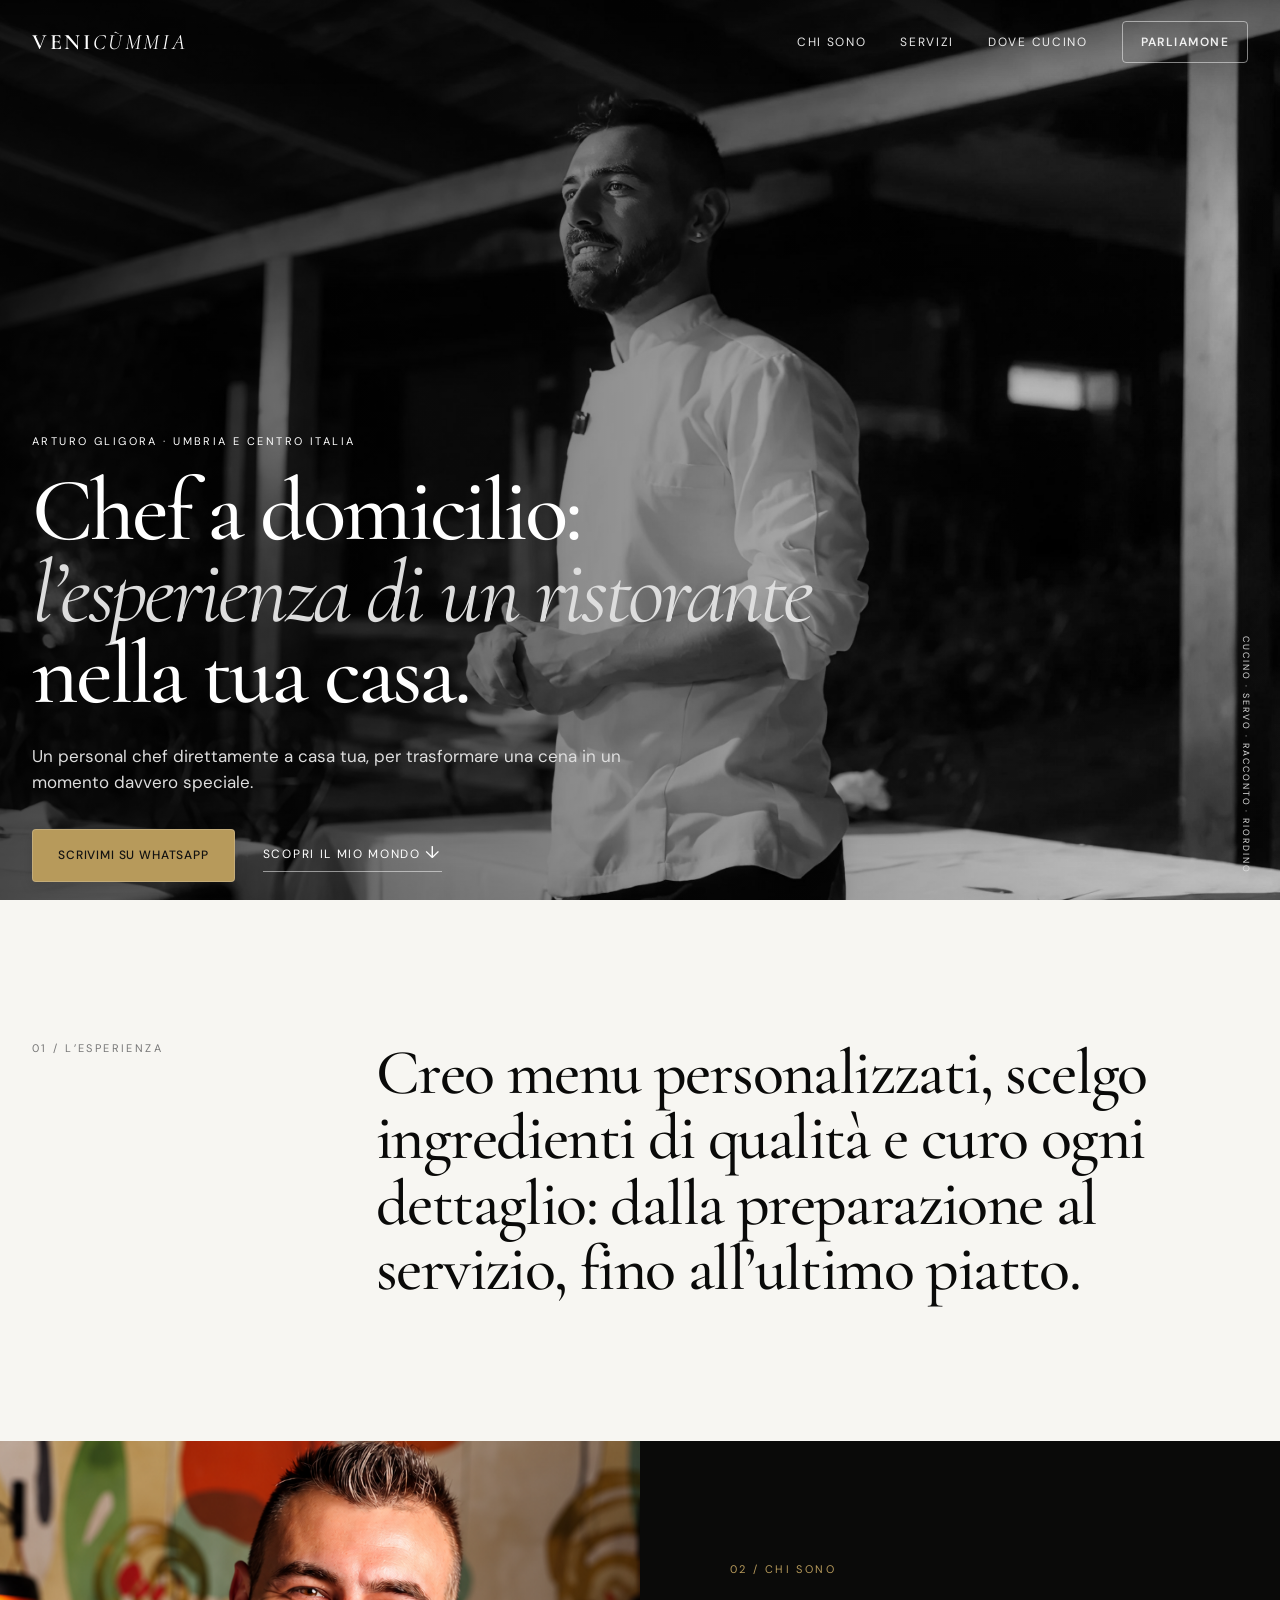
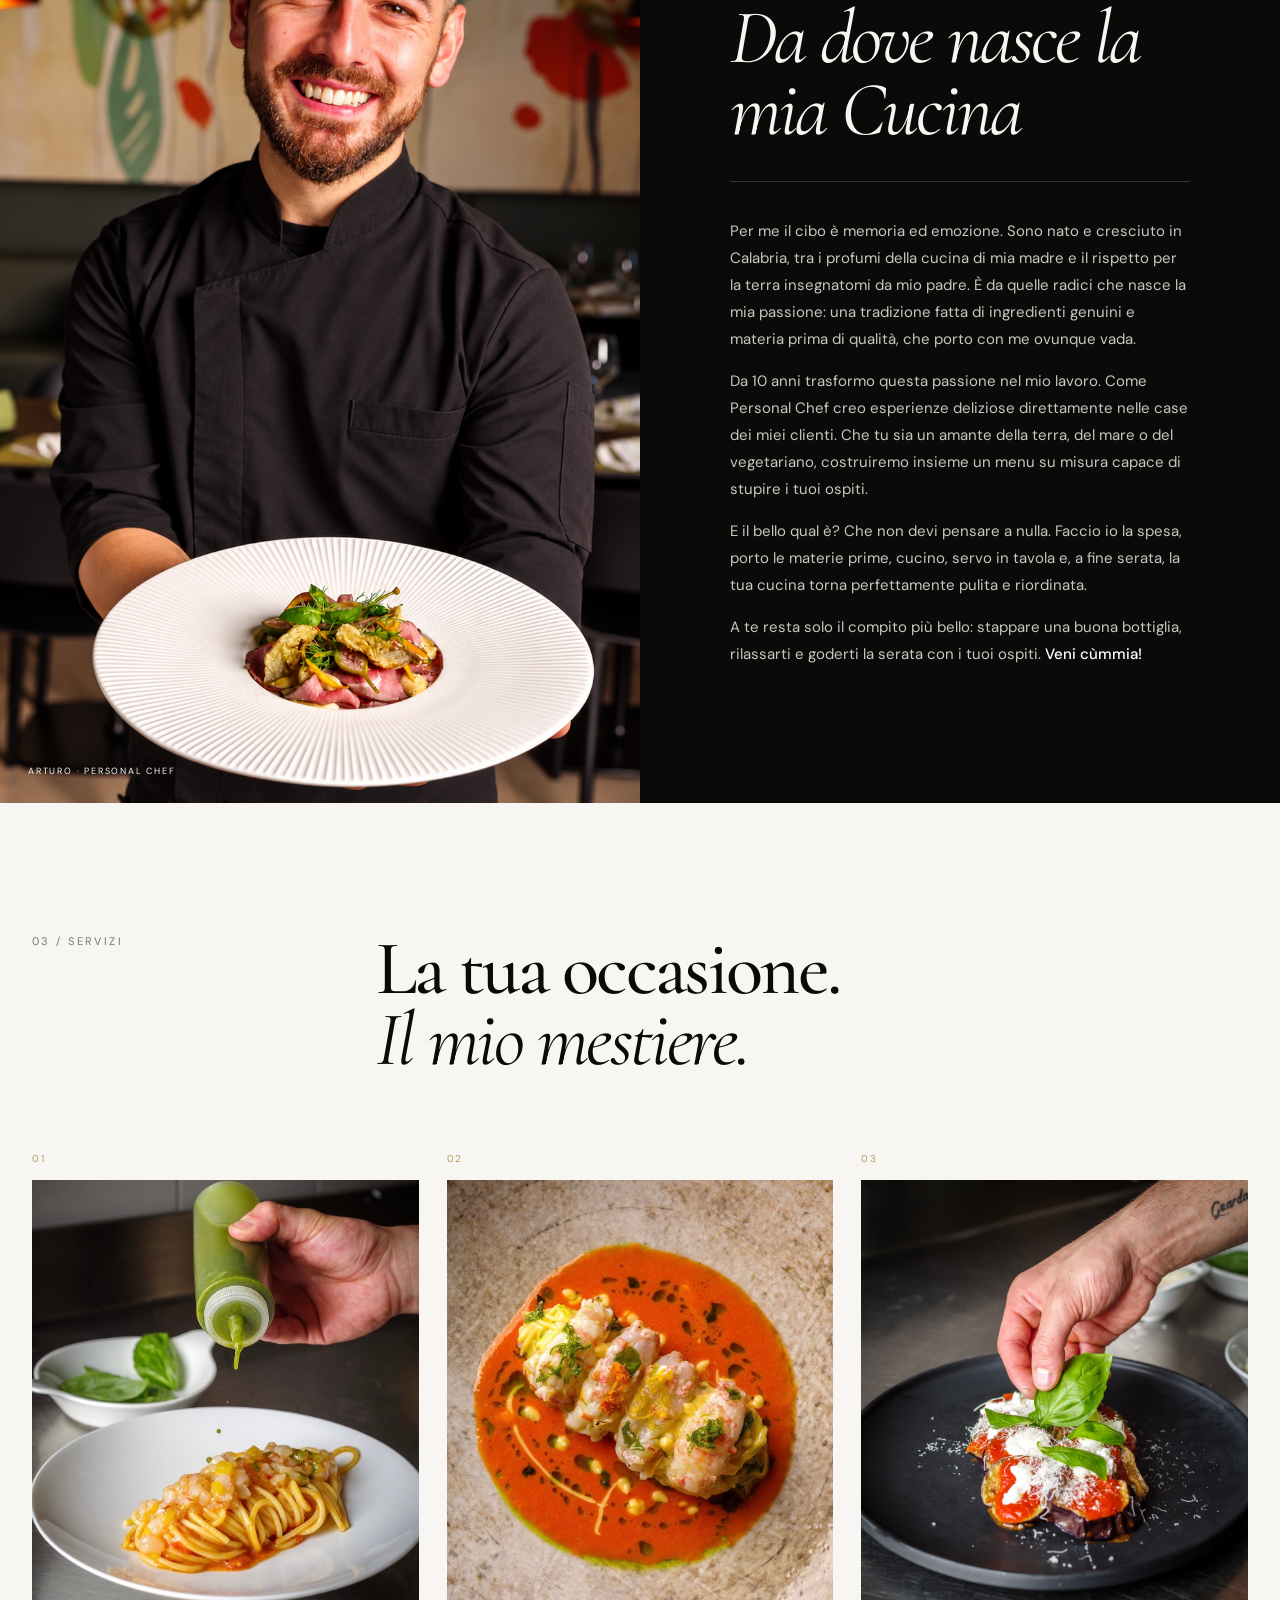
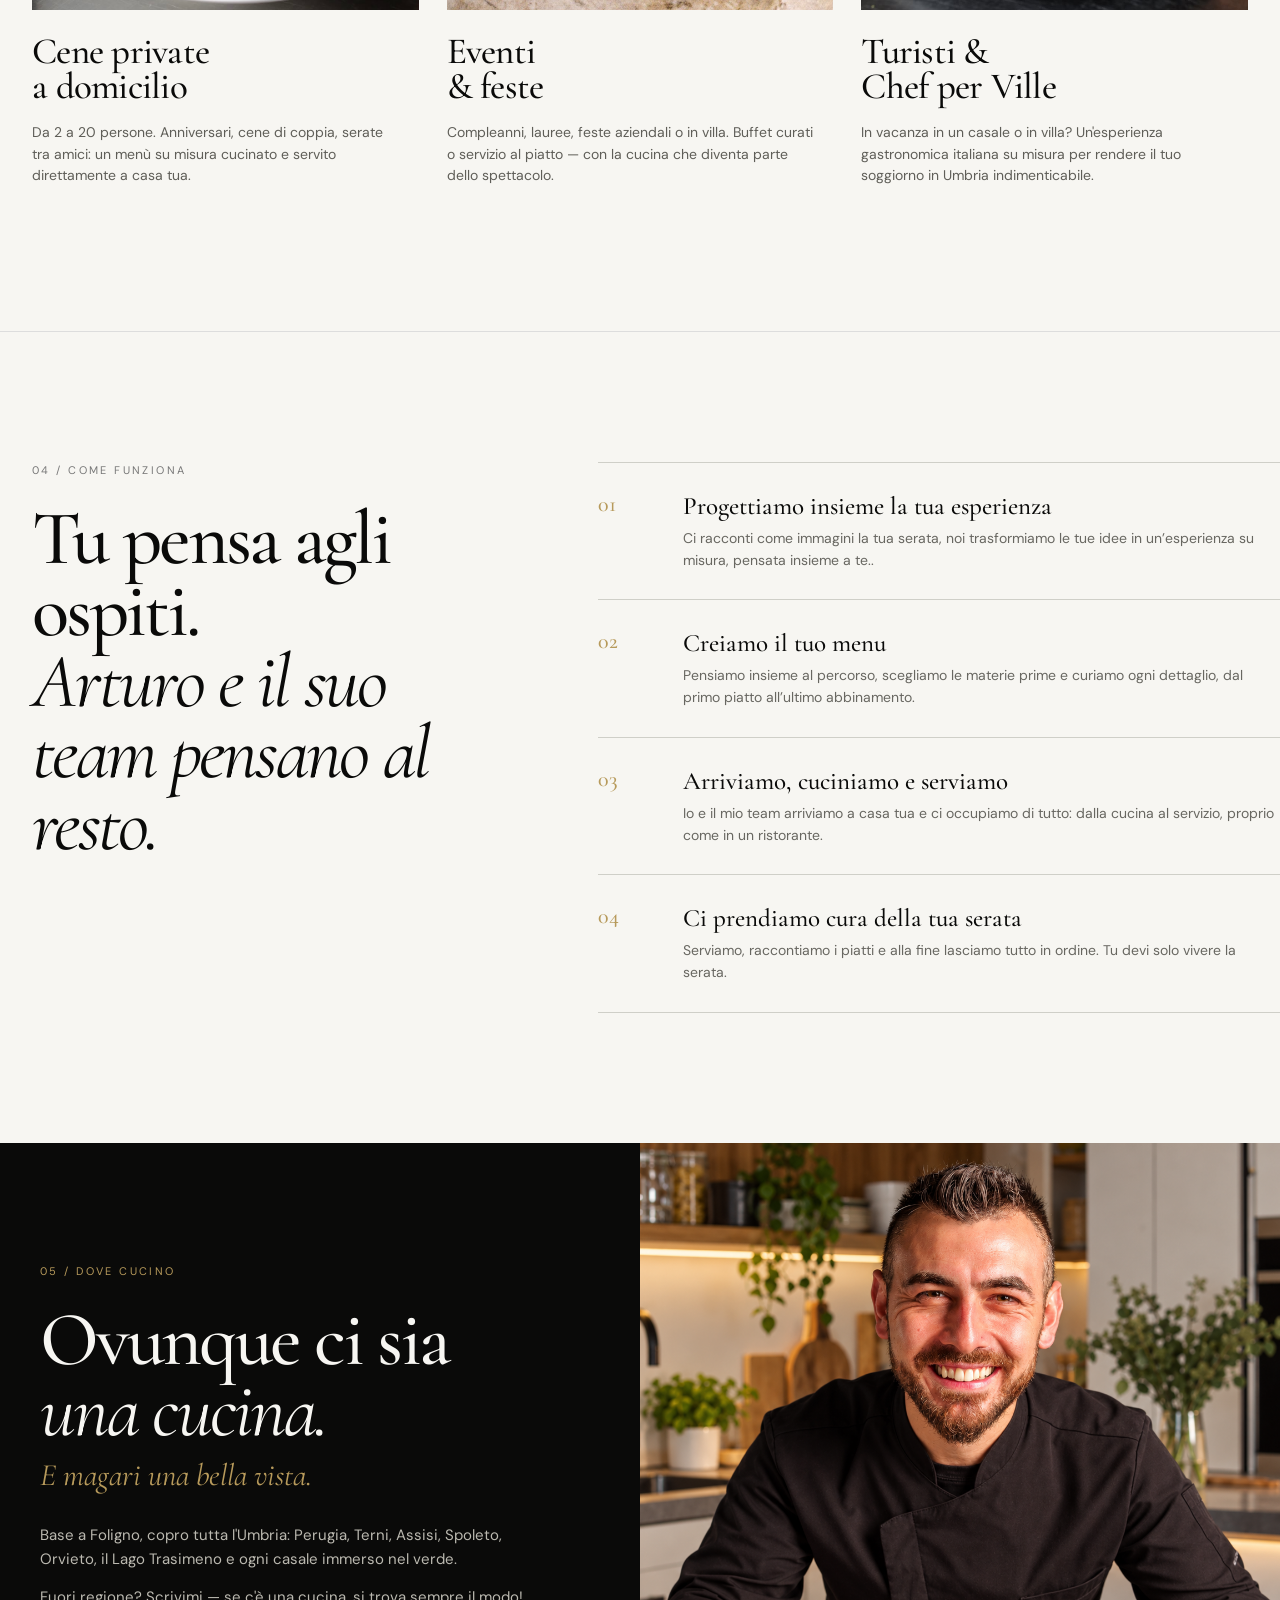
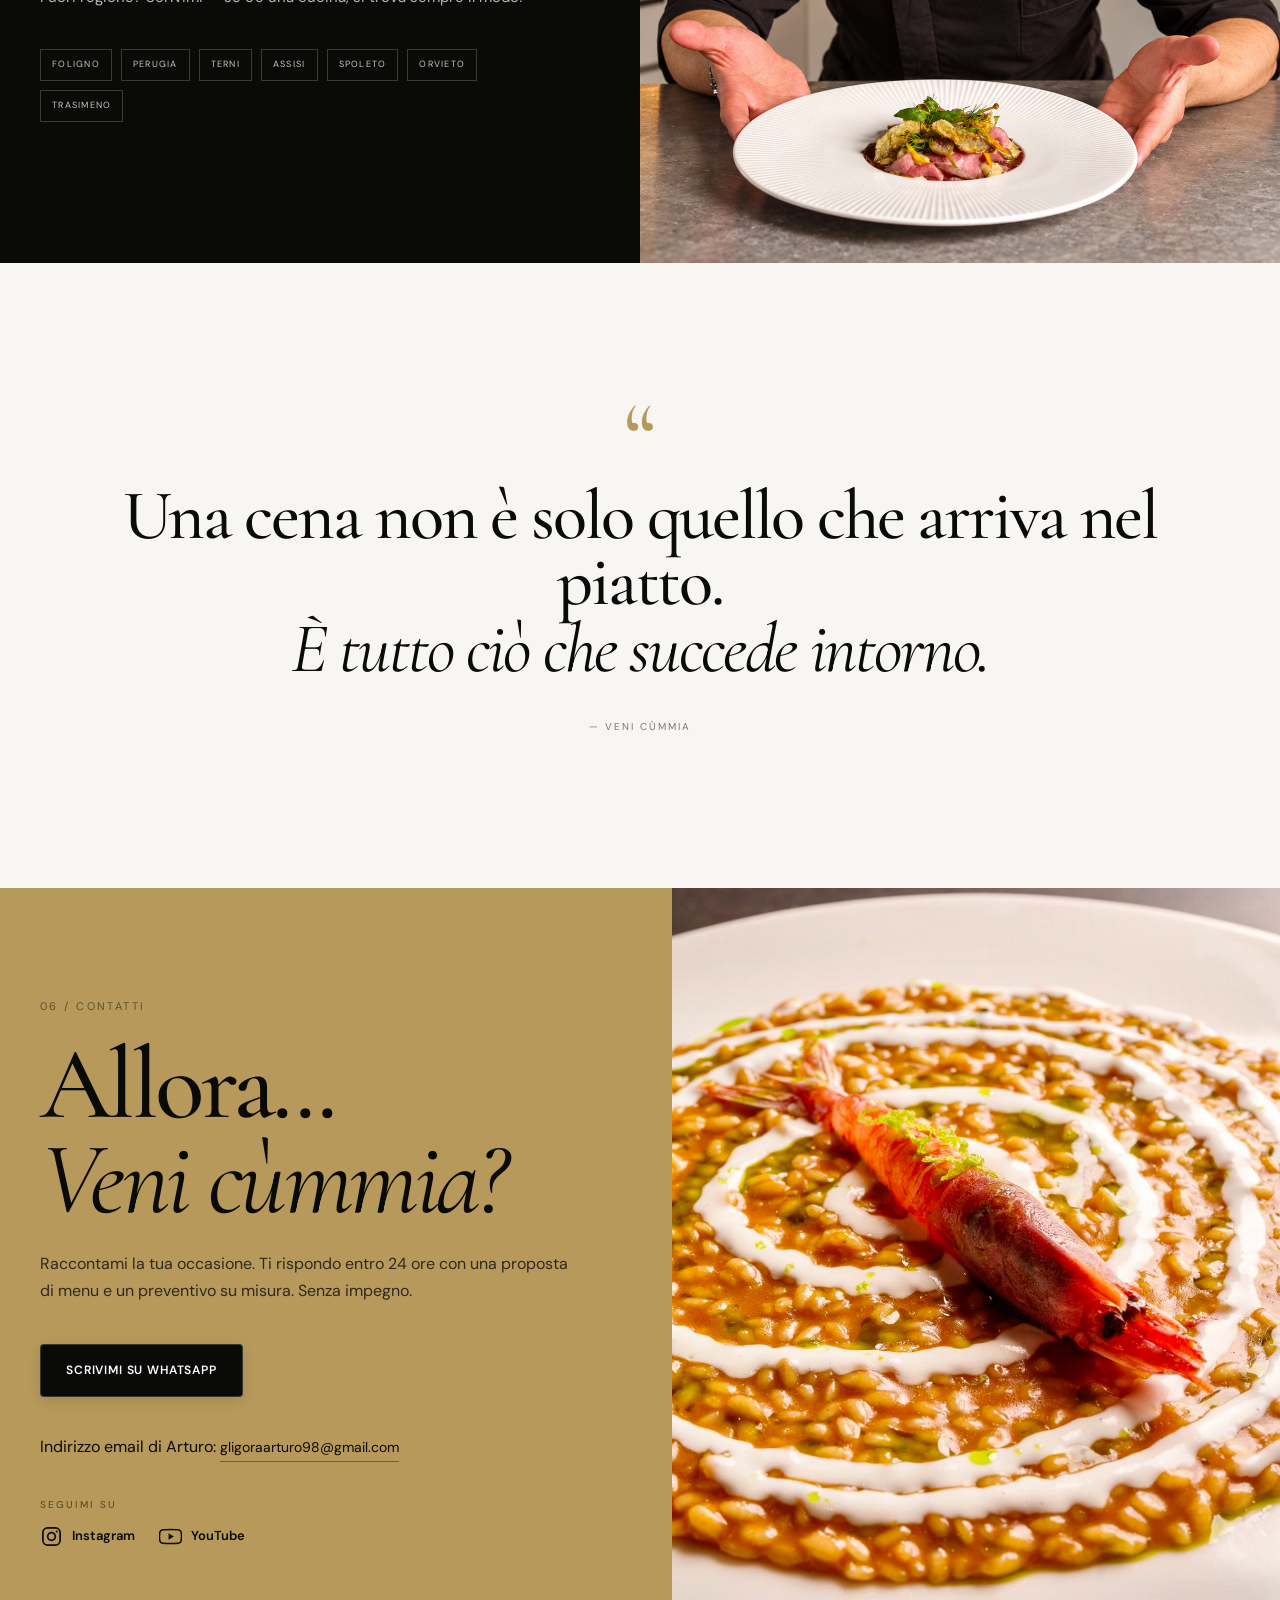
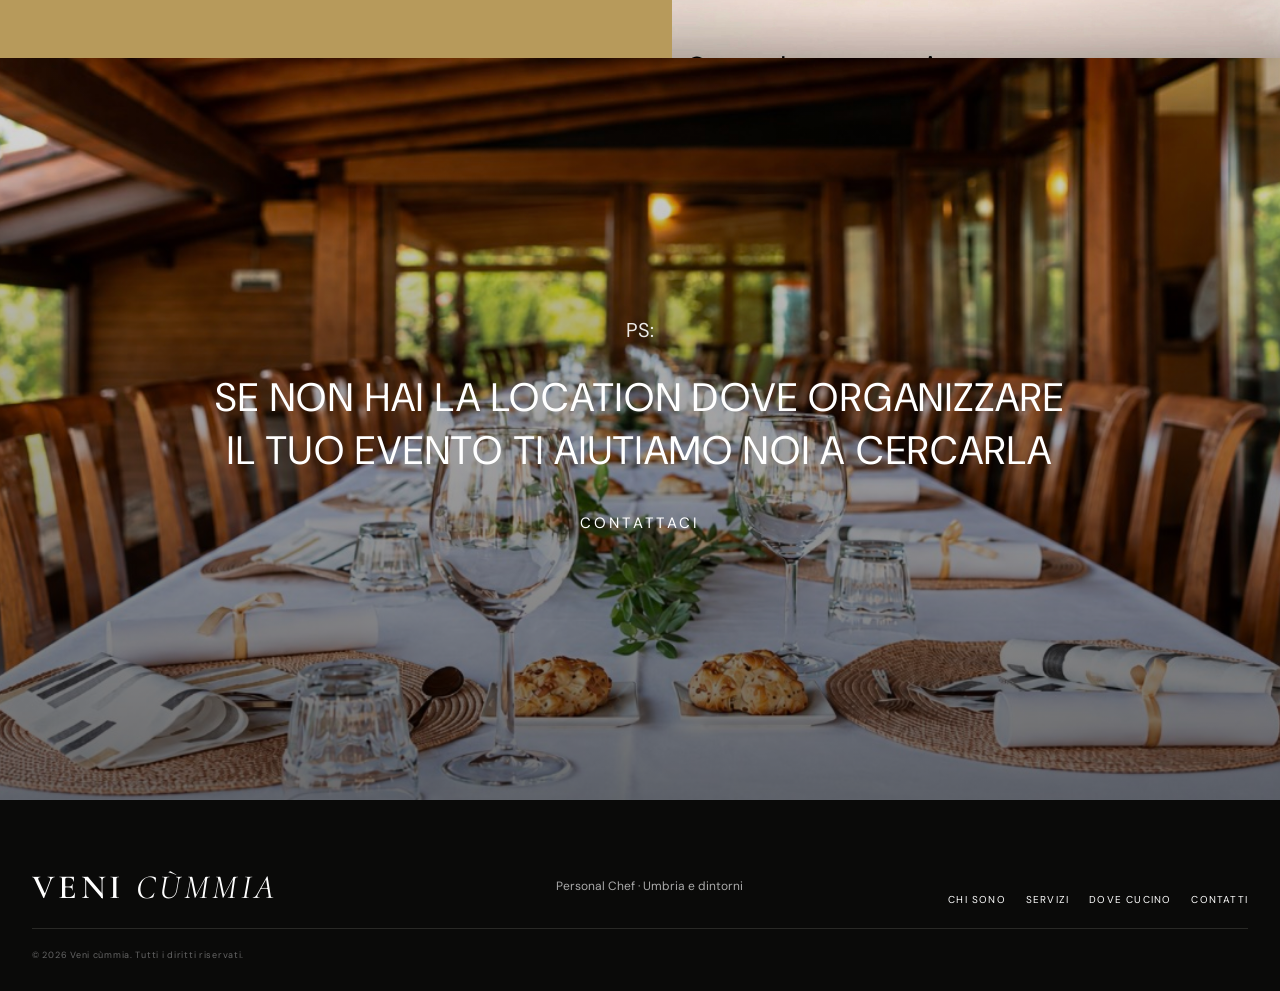
<file: foto2BN/index.html>
<!doctype html>
<html lang="it">
<head>
  <meta charset="utf-8">
  <meta name="viewport" content="width=device-width, initial-scale=1">
  <meta name="description" content="Veni cùmmia — Personal Chef a domicilio in Umbria. Menu su misura, ingredienti di qualità e servizio completo direttamente a casa tua.">
  <title>Veni cùmmia — Personal Chef in Umbria</title>
  <link rel="preconnect" href="https://fonts.googleapis.com">
  <link rel="preconnect" href="https://fonts.gstatic.com" crossorigin>
  <link href="https://fonts.googleapis.com/css2?family=Cormorant+Garamond:wght@400;500;600;700&family=DM+Sans:wght@400;500;600&display=swap" rel="stylesheet">
  <link rel="stylesheet" href="styles.css">
</head>
<body>
  <header class="site-header">
    <a class="brand" href="#top" aria-label="Veni cùmmia home">
      <span>VENI</span><em>CÙMMIA</em>
    </a>
    <button class="menu-toggle" aria-label="Apri menu" aria-expanded="false">
      <span></span><span></span>
    </button>
    <nav class="nav" aria-label="Navigazione principale">
      <a href="#chi-sono">Chi sono</a>
      <a href="#servizi">Servizi</a>
      <a href="#dove-cucino">Dove cucino</a>
      <a href="#contatti" class="nav-cta">Parliamone</a>
    </nav>
  </header>

  <main id="top">
    <section class="hero">
      <div class="hero-media">
        <img src="img/heroarturo_2.jpg" alt="Chef al lavoro in cucina">
      </div>
      <div class="hero-overlay"></div>
      <div class="hero-content">
        <p class="eyebrow">ARTURO GLIGORA · UMBRIA E CENTRO ITALIA</p>
        <h1>Chef a domicilio:<br><i>l’esperienza di un ristorante</i><br>nella tua casa.</h1>
        <p class="hero-lead">Un personal chef direttamente a casa tua, per trasformare una cena in un momento davvero speciale.</p>
        <div class="hero-actions">
          <a class="button button-gold" href="https://wa.me/393408668628?text=Ciao%20Arturo%2C%20vorrei%20parlarti%20di%20una%20cena%20a%20domicilio." target="_blank" rel="noopener">Scrivimi su WhatsApp</a>
          <a class="text-link" href="#chi-sono">Scopri il mio mondo <span>↓</span></a>
        </div>
      </div>
      <div class="hero-note">CUCINO · SERVO · RACCONTO · RIORDINO</div>
    </section>

    <section class="intro">
      <div class="section-label">01 / L’ESPERIENZA</div>
      <div class="intro-copy">
        <p class="display">Creo menu personalizzati, scelgo ingredienti di qualità e curo ogni dettaglio: dalla preparazione al servizio, fino all’ultimo piatto.</p>
      </div>
    </section>

    <section class="about section-dark" id="chi-sono">
      <div class="about-image">
        <img src="img/dacambiare.PNG" alt="Chef Arturo in cucina">
        <span class="image-caption">ARTURO · PERSONAL CHEF</span>
      </div>
      <div class="about-copy">
        <div class="section-label gold">02 / CHI SONO</div>
        <h2><i>Da dove nasce la mia Cucina</i></h2>
        <div class="rule"></div>
        <p>Per me il cibo è memoria ed emozione. Sono nato e cresciuto in Calabria, tra i profumi della cucina di mia madre e il rispetto per la terra insegnatomi da mio padre. È da quelle radici che nasce la mia passione: una tradizione fatta di ingredienti genuini e materia prima di qualità, che porto con me ovunque vada.</p>
        <p>Da 10 anni trasformo questa passione nel mio lavoro. Come Personal Chef creo esperienze deliziose direttamente nelle case dei miei clienti. Che tu sia un amante della terra, del mare o del vegetariano, costruiremo insieme un menu su misura capace di stupire i tuoi ospiti.</p>
        <p>E il bello qual è? Che non devi pensare a nulla. Faccio io la spesa, porto le materie prime, cucino, servo in tavola e, a fine serata, la tua cucina torna perfettamente pulita e riordinata.</p>
        <p>A te resta solo il compito più bello: stappare una buona bottiglia, rilassarti e goderti la serata con i tuoi ospiti. <strong>Veni cùmmia!</strong></p>
      </div>
    </section>

    <section class="services" id="servizi">
      <div class="services-head">
        <div class="section-label">03 / SERVIZI</div>
        <h2>La tua occasione.<br><i>Il mio mestiere.</i></h2>
      </div>
      <div class="service-grid">
        <article class="service-card">
          <span class="service-number">01</span>
          <div class="service-image"><img src="img/spaghetti_gamberi.jpeg" alt="Cena privata a domicilio"></div>
          <h3>Cene private<br>a domicilio</h3>
          <p>Da 2 a 20 persone. Anniversari, cene di coppia, serate tra amici: un menù su misura cucinato e servito direttamente a casa tua.</p>
        </article>
        <article class="service-card">
          <span class="service-number">02</span>
          <div class="service-image"><img src="img/scampi_alla_mediterranea.jpeg" alt="Evento privato"></div>
          <h3>Eventi<br>& feste</h3>
          <p>Compleanni, lauree, feste aziendali o in villa. Buffet curati o servizio al piatto — con la cucina che diventa parte dello spettacolo.</p>
        </article>
        <article class="service-card">
          <span class="service-number">03</span>
          <div class="service-image"><img src="img/melanzane_basilico.jpeg" alt="Chef in villa"></div>
          <h3>Turisti &<br>Chef per Ville</h3>
          <p>In vacanza in un casale o in villa? Un'esperienza gastronomica italiana su misura per rendere il tuo soggiorno in Umbria indimenticabile.</p>
        </article>
      </div>
    </section>

    <section class="process section-light">
      <div class="process-intro">
        <div class="section-label">04 / COME FUNZIONA</div>
        <h2>Tu pensa agli ospiti.<br><i>Arturo e il suo team pensano al resto.</i></h2>
      </div>
      <div class="process-list">
        <div class="process-item"><span>01</span><div><h3>Progettiamo insieme la tua esperienza</h3><p> Ci racconti come immagini la tua serata, noi trasformiamo le tue idee in un’esperienza su misura, pensata insieme a te..</p></div></div>
        <div class="process-item"><span>02</span><div><h3> Creiamo il tuo menu</h3><p> Pensiamo insieme al percorso, scegliamo le materie prime e curiamo ogni dettaglio, dal primo piatto all’ultimo abbinamento.</p></div></div>
        <div class="process-item"><span>03</span><div><h3>Arriviamo, cuciniamo e serviamo</h3><p> Io e il mio team arriviamo a casa tua e ci occupiamo di tutto: dalla cucina al servizio, proprio come in un ristorante.</p></div></div>
        <div class="process-item"><span>04</span><div><h3>Ci prendiamo cura della tua serata</h3><p> Serviamo, raccontiamo i piatti e alla fine lasciamo tutto in ordine. Tu devi solo vivere la serata.</p></div></div>
      </div>
    </section>

    <section class="location section-dark" id="dove-cucino">
      <div class="location-copy">
        <div class="section-label gold">05 / DOVE CUCINO</div>
        <h2>Ovunque ci sia<br><i>una cucina.</i></h2>
        <p class="location-lead">E magari una bella vista.</p>
        <p>Base a Foligno, copro tutta l'Umbria: Perugia, Terni, Assisi, Spoleto, Orvieto, il Lago Trasimeno e ogni casale immerso nel verde.</p>
        <p>Fuori regione? Scrivimi — se c'è una cucina, si trova sempre il modo!</p>
        <div class="locations">
          <span>FOLIGNO</span><span>PERUGIA</span><span>TERNI</span><span>ASSISI</span><span>SPOLETO</span><span>ORVIETO</span><span>TRASIMENO</span>
        </div>
      </div>
      <div class="location-image">
        <img src="img/ovunque_cucina.png" alt="Tavola elegante all'aperto">
      </div>
    </section>

    <section class="manifesto">
      <div class="manifesto-mark">“</div>
      <p>Una cena non è solo quello che arriva nel piatto.<br><i>È tutto ciò che succede intorno.</i></p>
      <span>— VENI CÙMMIA</span>
    </section>

    <section class="contact" id="contatti">
      <div class="contact-inner">
        <div class="section-label">06 / CONTATTI</div>
        <h2>Allora...<br><i>Veni cùmmia?</i></h2>
        <p>Raccontami la tua occasione. Ti rispondo entro 24 ore con una proposta di menu e un preventivo su misura. Senza impegno.</p>
        <div class="contact-actions">
          <a class="button button-black" href="https://wa.me/?text=Ciao%20Arturo%2C%20vorrei%20parlarti%20di%20una%20cena%20a%20domicilio." target="_blank" rel="noopener">Scrivimi su WhatsApp</a>
          <p>Indirizzo email di Arturo: <a class="mail-link" href="mailto:gligoraarturo98@gmail.com">gligoraarturo98@gmail.com</a></p>
		  
			

					
		<div class="contact-socials">
		  <span class="socials-label">SEGUIMI SU</span>

		  <div class="socials-links">
			<a href="https://www.instagram.com/artur.ochef/"
			   target="_blank"
			   rel="noopener noreferrer"
			   aria-label="Seguimi su Instagram">
			  <svg viewBox="0 0 24 24" aria-hidden="true">
				<rect x="3" y="3" width="18" height="18" rx="5"
					  fill="none" stroke="currentColor" stroke-width="1.8"/>
				<circle cx="12" cy="12" r="4"
						fill="none" stroke="currentColor" stroke-width="1.8"/>
				<circle cx="17.5" cy="6.8" r="1.1" fill="currentColor"/>
			  </svg>
			  <span>Instagram</span>
			</a>

			<a href="https://www.youtube.com/@ChefArtu/shorts"
			   target="_blank"
			   rel="noopener noreferrer"
			   aria-label="Seguimi su YouTube">
			  <svg viewBox="0 0 24 24" aria-hidden="true">
				<path d="M23 7.2a3 3 0 0 0-2.1-2.1C19 4.6 12 4.6 12 4.6s-7 0-8.9.5A3 3 0 0 0 1 7.2 31 31 0 0 0 .5 12a31 31 0 0 0 .5 4.8 3 3 0 0 0 2.1 2.1c1.9.5 8.9.5 8.9.5s7 0 8.9-.5a3 3 0 0 0 2.1-2.1A31 31 0 0 0 23.5 12a31 31 0 0 0-.5-4.8Z"
					  fill="none" stroke="currentColor" stroke-width="1.6"/>
				<path d="m10 8.5 5.5 3.5-5.5 3.5Z" fill="currentColor"/>
			  </svg>
			  <span>YouTube</span>
			</a>
		  </div>
		</div>



		  
		  
        </div>
      </div>
      <div class="contact-image">
        <img src="img/gambero_rosso.jpeg" alt="Piatto gourmet">
      </div>
    </section>
	
	
<!-- MANIFESTO + FOTO FINALE -->
<section class="manifesto-final" aria-label="Veni cùmmia">

  <div class="manifesto-final__image" aria-hidden="true"></div>

  <div class="manifesto-final__content">
    <span class="manifesto-final__quote" aria-hidden="true">PS:</span>

    <p class="manifesto-final__text">
      SE NON HAI LA LOCATION DOVE ORGANIZZARE IL TUO
      EVENTO TI AIUTIAMO NOI A CERCARLA
    </p>

    <span class="manifesto-final__brand"><a href="#contatti" >CONTATTACI</a></span>
  </div>

</section>

	
	
  </main>

  <footer class="footer">
    <div class="footer-brand">VENI <i>CÙMMIA</i></div>
    <p>Personal Chef · Umbria e dintorni</p>
    <div class="footer-links">
      <a href="#chi-sono">Chi sono</a><a href="#servizi">Servizi</a><a href="#dove-cucino">Dove cucino</a><a href="#contatti">Contatti</a>
    </div>
    <small>© <span id="year"></span> Veni cùmmia. Tutti i diritti riservati.</small>
  </footer>

  <script src="script.js"></script>
</body>
</html>
</file>
<file: foto2BN/styles.css>
:root {
  --black: #0a0a09;
  --white: #f7f6f2;
  --gold: #b79a5b;
  --muted: #a6a49d;
  --serif: "Cormorant Garamond", Georgia, serif;
  --sans: "DM Sans", Arial, sans-serif;
  --container: min(1240px, calc(100% - 64px));
}

* {
  box-sizing: border-box
}

html {
  scroll-behavior: smooth
}

body {
  margin: 0;
  background: var(--white);
  color: var(--black);
  font-family: var(--sans);
  font-weight: 400;
  line-height: 1.55
}

a {
  color: inherit;
  text-decoration: none
}

img {
  display: block;
  width: 100%;
  height: 100%;
  object-fit: cover
}

button {
  font: inherit
}

.site-header {
  position: fixed;
  z-index: 20;
  top: 0;
  left: 0;
  right: 0;
  height: 84px;
  display: flex;
  align-items: center;
  justify-content: space-between;
  padding: 0 32px;
  color: #fff;
  mix-blend-mode: normal;
  background: linear-gradient(to bottom, rgba(0, 0, 0, .35), transparent);
  transition: .3s
}

.site-header.scrolled {
  background: rgba(10, 10, 9, .95);
  backdrop-filter: blur(12px)
}

.brand {
  font: 600 22px/1 var(--serif);
  letter-spacing: .12em
}

.brand em {
  font-style: italic;
  font-weight: 400
}

.nav {
  display: flex;
  gap: 34px;
  align-items: center;
  font-size: 12px;
  letter-spacing: .14em;
  text-transform: uppercase
}

.nav a {
  opacity: .9
}

.nav a:hover {
  color: var(--gold)
}
/*
.nav-cta {
  border: 1px solid rgba(255, 255, 255, .5);
  padding: 11px 15px
}*/



.nav-cta {
  display: inline-flex;
  align-items: center;
  justify-content: center;
  border: 1px solid rgba(255, 255, 255, .55);
  border-radius: 4px;
  padding: 11px 18px;
  font-weight: 600;
  letter-spacing: .12em;
  transition:
    background-color .3s ease,
    border-color .3s ease,
    color .3s ease,
    transform .3s ease;
}


.nav a.nav-cta:hover {
  background: var(--black);
  border-color: var(--gold);
  color: var(--gold);
  transform: translateY(-1px);
}


.menu-toggle {
  display: none;
  background: none;
  border: 0;
  color: #fff
}

.hero {
  height: min(900px, 100vh);
  min-height: 680px;
  position: relative;
  background: #111;
  color: #fff;
  overflow: hidden
}

.hero-media {
  position: absolute;
  inset: 0
}

.hero-media img {
  filter: grayscale(100%);
  transform: scale(1.03)
}

.hero-overlay {
  position: absolute;
  inset: 0;
  background: linear-gradient(90deg, rgba(0, 0, 0, .7) 0%, rgba(0, 0, 0, .38) 55%, rgba(0, 0, 0, .1) 100%)
}

.hero-content {
  position: absolute;
  left: max(32px, calc((100% - 1240px)/2));
  bottom: 2%;
  width: min(850px, calc(100% - 64px))
}

.eyebrow,
.section-label {
  font-size: 11px;
  letter-spacing: .22em;
  text-transform: uppercase
}

.hero h1 {
  font: 500 clamp(54px, 7vw, 104px)/.91 var(--serif);
  letter-spacing: -.035em;
  margin: 20px 0 28px
}

.hero h1 i {
  font-weight: 400;
  color: #ddd
}

.hero-lead {
  max-width: 590px;
  font-size: 17px;
  color: #ddd
}

.hero-actions {
  display: flex;
  gap: 28px;
  align-items: center;
  margin-top: 34px
}

.button {
  display: inline-flex;
  align-items: center;
  justify-content: center;
  padding: 15px 22px;
  font-size: 12px;
  letter-spacing: .1em;
  text-transform: uppercase;
  border: 1px solid transparent;
  transition: background-color .25s ease, color .25s ease, transform .25s ease;
}

.button:hover {
  transform: translateY(-2px);
}

.button-gold:hover {
  background: #c5a96b;
  box-shadow: 0 7px 20px rgba(0, 0, 0, 0.18);
  transform: translateY(-2px);
}
/*
.button-black:hover {
  background: #292925;
}*/

.button span,
.text-link span {
  font-size: 17px
}


.button-gold {
  background: var(--gold);
  color: #111;
  border: 1px solid rgba(255, 255, 255, 0.18);
  border-radius: 4px;
  padding: 16px 25px;
  font-weight: 600;
  letter-spacing: .07em;
  box-shadow: 0 4px 14px rgba(0, 0, 0, 0.12);
  transition:
    background-color .3s ease,
    box-shadow .3s ease,
    transform .3s ease;
}

.button-gold:hover {
  background: #c5a96b;
  box-shadow: 0 7px 20px rgba(0, 0, 0, 0.18);
  transform: translateY(-2px);
}


.hero .button-gold {
  font-weight: 500;
  letter-spacing: .07em;
}

.text-link {
  font-size: 12px;
  text-transform: uppercase;
  letter-spacing: .14em;
  border-bottom: 1px solid rgba(255, 255, 255, .5);
  padding-bottom: 6px
}

.hero-note {
  position: absolute;
  right: 28px;
  bottom: 26px;
  writing-mode: vertical-rl;
  font-size: 9px;
  letter-spacing: .22em;
  color: #ddd
}

.intro {
  display: grid;
  grid-template-columns: 25% 1fr;
  gap: 40px;
  padding: 140px max(32px, calc((100% - 1240px)/2));
  background: var(--white)
}

.display {
  font: 500 clamp(38px, 5vw, 72px)/1.02 var(--serif);
  letter-spacing: -.025em;
  max-width: 930px;
  margin: 0
}

.section-label {
  color: #777
}

.section-dark {
  background: var(--black);
  color: var(--white)
}

.about {
  display: grid;
  grid-template-columns: 1fr 1fr;
  min-height: 850px
}

.about-image {
  position: relative;
  min-height: 650px
}
/*
.about-image img {
  filter: grayscale(100%)
}*/

.image-caption {
  position: absolute;
  bottom: 24px;
  left: 28px;
  font-size: 9px;
  letter-spacing: .2em
}

.about-copy {
  padding: 120px clamp(40px, 7vw, 120px)
}

.gold {
  color: var(--gold)
}

h2 {
  font: 500 clamp(52px, 6vw, 88px)/.93 var(--serif);
  letter-spacing: -.035em;
  margin: 24px 0
}

h2 i {
  font-weight: 400
}

.rule {
  height: 1px;
  background: #353530;
  margin: 36px 0
}

.about-copy p {
  font-size: 15px;
  line-height: 1.8;
  color: #c8c7c1;
  max-width: 620px
}

.about-copy strong {
  color: #fff;
  font-weight: 500
}

.services {
  padding: 130px max(32px, calc((100% - 1240px)/2))
}

.services-head {
  display: grid;
  grid-template-columns: 25% 1fr;
  gap: 40px;
  align-items: start;
  margin-bottom: 75px
}

.services h2 {
  margin: 0
}

.service-grid {
  display: grid;
  grid-template-columns: repeat(3, 1fr);
  gap: 28px
}

.service-card {
  position: relative
}

.service-number {
  display: block;
  color: var(--gold);
  font-size: 10px;
  letter-spacing: .18em;
  margin-bottom: 14px
}

.service-image {
  height: 430px;
  overflow: hidden;
  margin-bottom: 25px
}

.service-image img {
  /*filter: grayscale(100%);*/
  transition: transform .7s
}

.service-card:hover .service-image img {
  transform: scale(1.05)
}

.service-card h3 {
  font: 500 37px/.93 var(--serif);
  margin: 0 0 18px;
  letter-spacing: -.02em
}

.service-card p {
  font-size: 14px;
  color: #5f5e58;
  max-width: 370px
}

.process {
  display: grid;
  grid-template-columns: 40% 60%;
  padding: 130px max(32px, calc((100% - 1240px)/2));
  gap: 80px;
  border-top: 1px solid #ddd
}

.process-intro h2 {
  margin-top: 24px
}

.process-list {
  border-top: 1px solid #cfcfc8
}

.process-item {
  display: grid;
  grid-template-columns: 65px 1fr;
  gap: 20px;
  padding: 28px 0;
  border-bottom: 1px solid #cfcfc8
}

.process-item>span {
  font: 500 22px var(--serif);
  color: var(--gold)
}

.process-item h3 {
  font: 500 25px var(--serif);
  margin: 0 0 7px
}

.process-item p {
  margin: 0;
  color: #686761;
  font-size: 14px;
  max-width: 600px
}

.location {
  display: grid;
  grid-template-columns: 1fr 1fr;
  min-height: 720px
}

.location-copy {
  padding: 120px max(40px, calc((100vw - 1240px)/2));
  padding-right: 80px
}

.location h2 {
  margin-bottom: 10px
}

.location-lead {
  font: italic 31px var(--serif);
  color: var(--gold);
  margin: 0 0 30px
}

.location-copy>p:not(.location-lead) {
  max-width: 550px;
  color: #bbb9b0;
  font-size: 15px
}

/*.location-image img {
  filter: grayscale(100%)
}*/

.locations {
  display: flex;
  flex-wrap: wrap;
  gap: 9px;
  margin-top: 40px
}

.locations span {
  border: 1px solid #3a3934;
  padding: 8px 11px;
  font-size: 9px;
  letter-spacing: .14em;
  color: #c9c7bf
}

.manifesto {
  text-align: center;
  padding: 150px 32px
}

.manifesto-mark {
  font: 100px/.5 var(--serif);
  color: var(--gold)
}

.manifesto p {
  font: 500 clamp(42px, 5.5vw, 78px)/.95 var(--serif);
  letter-spacing: -.03em;
  margin: 20px auto 30px;
  max-width: 1050px
}

.manifesto p i {
  font-weight: 400
}

.manifesto span {
  font-size: 10px;
  letter-spacing: .2em;
  color: #777
}

.contact {
  display: grid;
  grid-template-columns: 1.05fr .95fr;
  background: var(--gold);
  min-height: 720px
}

.contact-inner {
  padding: 110px max(40px, calc((100vw - 1240px)/2));
  padding-right: 90px
}

.contact .section-label {
  color: #5f4f2d
}

.contact h2 {
  font-size: clamp(70px, 8vw, 120px);
  margin: 22px 0
}

.contact-inner>p {
  max-width: 620px;
  font-size: 16px;
  line-height: 1.7;
  color: #2e291f
}

.contact-actions {
  display: flex;
  flex-direction: column;
  align-items: flex-start;
  gap: 22px;
  margin-top: 40px
}


.button-black {
  background: var(--black);
  color: #fff;
  border: 1px solid rgba(255, 255, 255, 0.18);
  border-radius: 4px;
  padding: 16px 25px;
  font-weight: 600;
  letter-spacing: .07em;
  box-shadow: 0 4px 14px rgba(0, 0, 0, 0.12);
  transition:
    background-color .3s ease,
    box-shadow .3s ease,
    transform .3s ease;
}

.button-black:hover {
  background: #292925;
  box-shadow: 0 7px 20px rgba(0, 0, 0, 0.18);
  transform: translateY(-2px);
}


.mail-link {
  font-size: 14px;
  border-bottom: 1px solid #6f5d34;
  padding-bottom: 5px
}


.contact-socials {
  display: flex;
  flex-direction: column;
  align-items: flex-start;
  gap: 12px;
  margin-top: 0px;
}

.socials-label {
  font-size: 10px;
  font-weight: 500;
  letter-spacing: .2em;
  color: #5f4f2d;
}

.socials-links {
  display: flex;
  align-items: center;
  flex-wrap: wrap;
  gap: 24px;
}

.socials-links a {
  display: inline-flex;
  align-items: center;
  gap: 9px;
  color: var(--black);
  font-size: 13px;
  font-weight: 600;
  text-decoration: none;
  transition: opacity .25s ease;
}

.socials-links svg {
  width: 23px;
  height: 23px;
  display: block;
  flex-shrink: 0;
}

.socials-links a:hover {
  opacity: .6;
}

.socials-links a:focus-visible {
  outline: 2px solid var(--black);
  outline-offset: 4px;
}


.contact-image img {
  /*filter: grayscale(100%);
  mix-blend-mode: multiply;
  opacity: .72*/
}

.footer {
  background: var(--black);
  color: #fff;
  padding: 65px 32px 28px;
  display: grid;
  grid-template-columns: 1.5fr 1fr 1fr;
  gap: 20px;
  align-items: end
}

.footer-brand {
  font: 600 34px var(--serif);
  letter-spacing: .1em
}

.footer-brand i {
  font-weight: 400
}

.footer p {
  color: #aaa;
  font-size: 12px
}

.footer-links {
  display: flex;
  gap: 20px;
  justify-content: flex-end;
  font-size: 10px;
  letter-spacing: .12em;
  text-transform: uppercase
}

.footer-links a:hover {
  color: var(--gold)
}

.footer small {
  grid-column: 1/-1;
  border-top: 1px solid #292926;
  padding-top: 20px;
  color: #666;
  font-size: 9px;
  letter-spacing: .08em
}

@media(max-width:900px) {
  :root {
    --container: calc(100% - 40px)
  }

  .site-header {
    height: 70px;
    padding: 0 20px
  }

  .nav {
    position: absolute;
    display: none;
    top: 70px;
    left: 0;
    right: 0;
    padding: 25px 20px 30px;
    background: rgba(10, 10, 9, .98);
    flex-direction: column;
    align-items: flex-start;
    gap: 22px
  }

  .nav.open {
    display: flex
  }

  .nav-cta {
    width: 100%
  }

  .menu-toggle {
    display: flex;
    flex-direction: column;
    gap: 6px
  }

  .menu-toggle span {
    display: block;
    width: 24px;
    height: 1px;
    background: #fff
  }

  .hero {
    min-height: 720px
  }

  .hero-content {
    left: 20px;
    width: calc(100% - 40px);
    bottom: 9%
  }

  .hero h1 {
    font-size: clamp(48px, 12vw, 78px)
  }

  .hero-lead {
    font-size: 15px
  }

  .hero-actions {
    align-items: flex-start;
    flex-direction: column;
    gap: 22px
  }

  .intro {
    grid-template-columns: 1fr;
    padding: 90px 20px;
    gap: 25px
  }

  .display {
    font-size: 45px
  }

  .about {
    grid-template-columns: 1fr
  }

  .about-image {
    height: 580px;
    min-height: 0
  }

  .about-copy {
    padding: 85px 20px
  }

  .about-copy p {
    font-size: 14px
  }

  .services {
    padding: 90px 20px
  }

  .services-head {
    grid-template-columns: 1fr;
    gap: 18px;
    margin-bottom: 45px
  }

  .service-grid {
    grid-template-columns: 1fr;
    gap: 65px
  }

  .service-image {
    height: 430px
  }

  .process {
    grid-template-columns: 1fr;
    padding: 90px 20px;
    gap: 50px
  }

  .location {
    grid-template-columns: 1fr
  }

  .location-copy {
    padding: 90px 20px
  }

  .location-image {
    height: 560px
  }

  .manifesto {
    padding: 100px 20px
  }

  .manifesto p {
    font-size: 46px
  }

  .contact {
    display: flex;
    flex-direction: column;
  }

  /* Su tablet e smartphone la foto viene prima del testo */
  .contact-image {
    order: -1;
    height: 480px;
  }

  .contact-inner {
    order: 0;
    padding: 90px 20px;
  }

  .footer {
    grid-template-columns: 1fr;
    gap: 10px;
    padding: 50px 20px 25px
  }

  .footer-links {
    justify-content: flex-start;
    flex-wrap: wrap;
    margin-top: 20px
  }

  .footer small {
    grid-column: auto;
    margin-top: 25px
  }
}

@media(max-width:480px) {
  .hero {
    min-height: 700px
  }

  .hero-note {
    display: none
  }

  .button {
    width: 100%
  }

  .service-image {
    height: 350px
  }

  .about-image {
    height: 470px
  }

  .location-image {
    height: 420px
  }

  .contact h2 {
    font-size: 68px
  }
}

/* =========================================
   MANIFESTO + FOTO FINALE
   ========================================= */

.manifesto-final {
  position: relative;
  isolation: isolate;
  width: 100%;
  min-height: clamp(380px, 58vw, 760px);
  overflow: hidden;
  display: grid;
  place-items: center;
  background: #171714;
  color: #fff;
}

/* Fotografia di sfondo */
.manifesto-final__image {
  position: absolute;
  inset: 0;
  z-index: -2;

  background-image: url("img/sala_apparecchiata.png");
  background-size: cover;
  background-position: center center;
  background-repeat: no-repeat;

  transform: scale(1.01);
}

/* Gradiente per mantenere il testo leggibile */
.manifesto-final::before {
  content: "";
  position: absolute;
  inset: 0;
  z-index: -1;
  background: linear-gradient(
    180deg,
    rgba(0, 0, 0, 0.12) 0%,
    rgba(0, 0, 0, 0.30) 35%,
    rgba(0, 0, 0, 0.58) 100%
  );
}

/* Contenuto sovrapposto */
.manifesto-final__content {
  width: min(100% - 64px, 1000px);
  margin-inline: auto;
  padding-block: clamp(60px, 10vw, 130px);
  text-align: center;

  display: flex;
  flex-direction: column;
  align-items: center;
  justify-content: center;
  gap: clamp(18px, 3vw, 34px);
}

/* Virgolette decorative */
.manifesto-final__quote {
  display: block;
  font: inherit;
  font-size: clamp(20px, 7vw, 7px);
  line-height: 0.65;
  opacity: 0.9;
}

/* Testo principale: mantiene il font del sito */
.manifesto-final__text {
  max-width: 900px;
  margin: 0;

  font-family: inherit;
  font-size: clamp(20px, 3.1vw, 42px);
  font-weight: inherit;
  line-height: 1.35;
  letter-spacing: 0.045em;
  text-transform: uppercase;
  text-wrap: balance;
  overflow-wrap: break-word;
}

/* Firma */
.manifesto-final__brand {
  display: block;
  font-family: inherit;
  font-size: clamp(12px, 1.2vw, 15px);
  font-weight: inherit;
  letter-spacing: 0.22em;
  line-height: 1.5;
}

/* Tablet */
@media (max-width: 768px) {
  .manifesto-final {
    min-height: 480px;
  }

  .manifesto-final__image {
    background-position: center center;
  }

  .manifesto-final__content {
    width: calc(100% - 40px);
    padding-block: 70px;
    gap: 25px;
  }

  .manifesto-final__text {
    font-size: clamp(21px, 4.2vw, 30px);
    line-height: 1.4;
    letter-spacing: 0.025em;
  }
}

/* Smartphone */
@media (max-width: 480px) {
  .manifesto-final {
    min-height: 440px;
  }

  .manifesto-final__image {
    background-position: 55% center;
  }

  .manifesto-final__content {
    width: calc(100% - 32px);
    padding-block: 56px;
    gap: 24px;
  }

 

  .manifesto-final__text {
    font-size: clamp(18px, 5.2vw, 23px);
    line-height: 1.5;
    letter-spacing: 0.015em;
  }

  .manifesto-final__brand {
    font-size: 11px;
    letter-spacing: 0.18em;
  }
}

/* Smartphone molto stretti */
@media (max-width: 360px) {
  .manifesto-final {
    min-height: 400px;
  }

  .manifesto-final__content {
    width: calc(100% - 24px);
  }

  .manifesto-final__text {
    font-size: 17px;
  }
}
</file>
